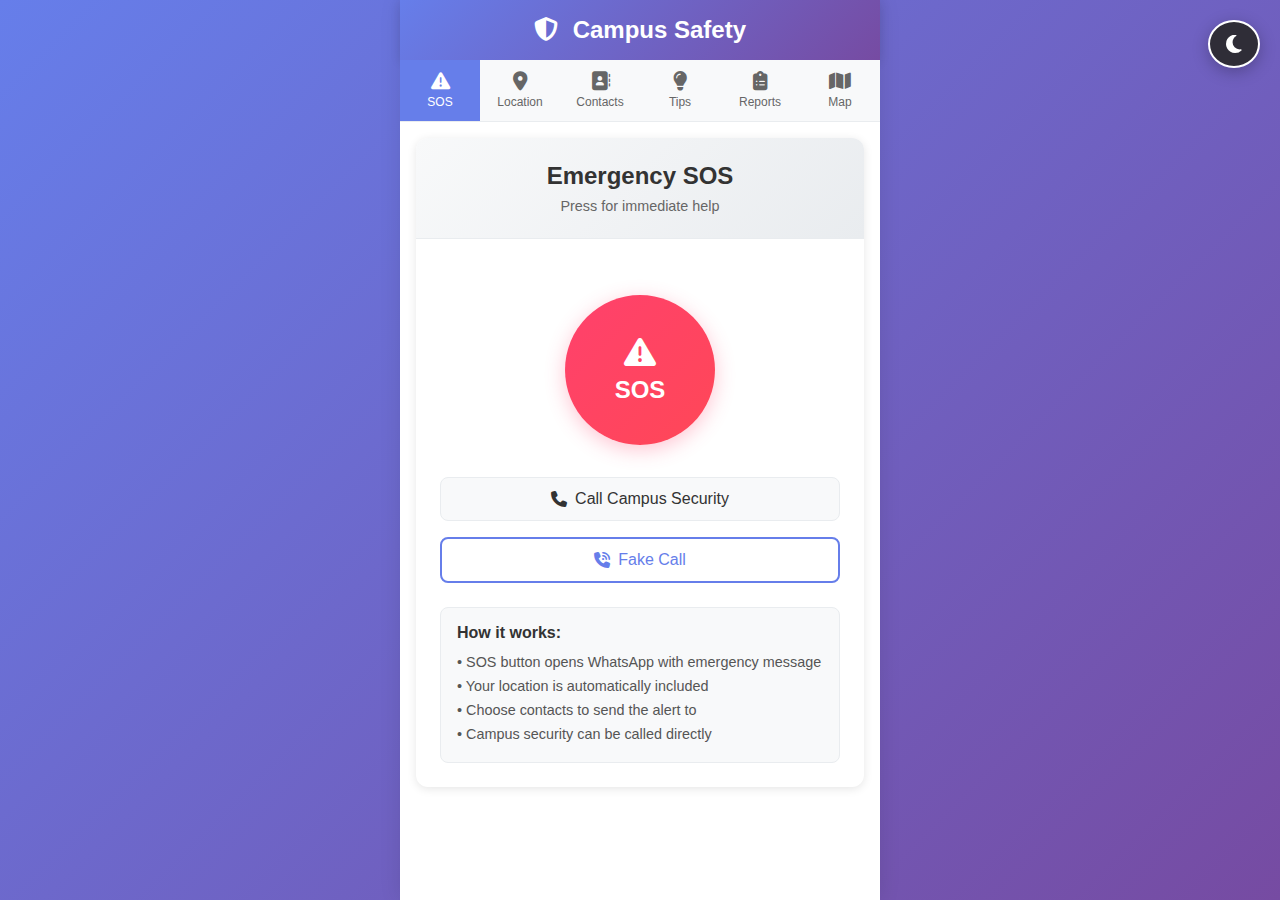
<file: index.html>
<!DOCTYPE html>
<html lang="en">
<head>
    <meta charset="UTF-8">
    <meta name="viewport" content="width=device-width, initial-scale=1.0">
    <title>Campus Safety</title>
 <meta name="description" content="Campus safety companion app for college students - SOS alerts, location sharing, safe routes, and emergency contacts">
    
    <link rel="stylesheet" href="https://cdnjs.cloudflare.com/ajax/libs/font-awesome/6.4.0/css/all.min.css">
    
    <link rel="stylesheet" href="style.css">
</head>
<body>
    <div class="app">
        <header class="header">
            <h1><i class="fas fa-shield-alt"></i> Campus Safety</h1>
        </header>

        <!-- Navigation -->
        <nav class="nav">
            <button class="nav-btn active" data-section="sos">
                <i class="fas fa-exclamation-triangle"></i>
                <span>SOS</span>
            </button>
            <button class="nav-btn" data-section="location">
                <i class="fas fa-map-marker-alt"></i>
                <span>Location</span>
            </button>
            <button class="nav-btn" data-section="contacts">
                <i class="fas fa-address-book"></i>
                <span>Contacts</span>
            </button>
            <button class="nav-btn" data-section="tips">
                <i class="fas fa-lightbulb"></i>
                <span>Tips</span>
            </button>
            <a class="nav-btn" href="reports.html" style="text-decoration:none;">
                <i class="fas fa-clipboard-list"></i>
                <span>Reports</span>
            </a>
            <button class="nav-btn" data-section="map">
                <i class="fas fa-map"></i>
                <span>Map</span>
            </button>
        </nav>

        <!-- Main Content -->
        <main class="main">
            <!-- SOS Section -->
            <section id="sos" class="section active">
                <div class="card">
                    <div class="card-header">
                        <h2>Emergency SOS</h2>
                        <p>Press for immediate help</p>
                    </div>
                    <div class="card-content">
                        <div class="sos-container">
                            <button id="sosButton" class="sos-button">
                                <i class="fas fa-exclamation-triangle"></i>
                                <span>SOS</span>
                            </button>
                        </div>
                        
                        <div id="emergencyAlert" class="emergency-alert hidden">
                            <div class="alert-content">
                                <i class="fas fa-check-circle"></i>
                                <p><strong>🚨 Emergency Alert Sent!</strong></p>
                                <p>WhatsApp message with your location has been prepared</p>
                            </div>
                        </div>

                        <button id="callSecurityBtn" class="action-button secondary">
                            <i class="fas fa-phone"></i>
                            Call Campus Security
                        </button>

                        <!-- New Fake Call Button -->
                        <button id="fakeCallBtn" class="action-button outline" style="margin-top:1rem;">
                            <i class="fas fa-phone-volume"></i>
                            Fake Call
                        </button>

                        <div class="instructions">
                            <p><strong>How it works:</strong></p>
                            <ul>
                                <li>• SOS button opens WhatsApp with emergency message</li>
                                <li>• Your location is automatically included</li>
                                <li>• Choose contacts to send the alert to</li>
                                <li>• Campus security can be called directly</li>
                            </ul>
                        </div>
                    </div>
                </div>
            </section>

            <!-- Location Section -->
            <section id="location" class="section">
                <div class="card">
                    <div class="card-header">
                        <h2>Location Sharing</h2>
                        <p>Share your location with trusted contacts</p>
                    </div>
                    <div class="card-content">
                        <button id="getLocationBtn" class="action-button primary">
                            <i class="fas fa-map-marker-alt"></i>
                            <span>Get Current Location</span>
                        </button>

                        <div id="locationDisplay" class="location-display hidden">
                            <div class="location-info">
                                <div class="location-status">
                                    <i class="fas fa-check-circle"></i>
                                    <span>Location Found</span>
                                </div>
                                <p class="coordinates">
                                    <small>Latitude: <span id="latitude"></span></small><br>
                                    <small>Longitude: <span id="longitude"></span></small>
                                </p>
                                <a id="mapsLink" href="#" target="_blank" class="maps-link">
                                    View on Google Maps →
                                </a>
                            </div>

                            <div class="action-buttons">
                                <button id="copyLocationBtn" class="action-button outline">
                                    <i class="fas fa-copy"></i>
                                    Copy Link
                                </button>
                                <button id="shareWhatsAppBtn" class="action-button success">
                                    <i class="fab fa-whatsapp"></i>
                                    WhatsApp
                                </button>
                            </div>
                        </div>

                        <div class="instructions">
                            <p><strong>How to use:</strong></p>
                            <ul>
                                <li>• Click "Get Location" to fetch your current position</li>
                                <li>• Copy the link to share manually</li>
                                <li>• Use WhatsApp to send location to contacts</li>
                                <li>• Location is accurate within a few meters</li>
                            </ul>
                            <div class="privacy-note">
                                <strong>Privacy:</strong> Your location is only shared when you choose to send it. No data is stored on our servers.
                            </div>
                        </div>
                    </div>
                </div>
            </section>

            <!-- Emergency Contacts Section -->
            <section id="contacts" class="section">
                <div class="card">
                    <div class="card-header">
                        <h2>Emergency Contacts</h2>
                        <p>Manage your trusted contacts</p>
                    </div>
                    <div class="card-content">
                        <div class="add-contact-form">
                            <h3>Add New Contact</h3>
                            <div class="input-group">
                                <input type="text" id="contactName" placeholder="Contact Name">
                                <input type="tel" id="contactPhone" placeholder="Phone Number">
                                <button id="addContactBtn" class="action-button primary">
                                    <i class="fas fa-plus"></i>
                                    Add Contact
                                </button>
                            </div>
                        </div>

                        <div class="contacts-list">
                            <h3>Your Contacts</h3>
                            <div id="contactsList" class="contacts-container">
                            </div>
                        </div>

                        <div class="instructions">
                            <p><strong>Quick Actions:</strong></p>
                            <ul>
                                <li>• Call contacts directly with one tap</li>
                                <li>• Send location via WhatsApp instantly</li>
                                <li>• Edit or remove contacts as needed</li>
                                <li>• Contacts are saved locally on your device</li>
                            </ul>
                        </div>
                    </div>
                </div>
            </section>

            <!-- Safety Tips Section -->
            <section id="tips" class="section">
                <div class="card">
                    <div class="card-header">
                        <h2>Campus Safety Tips</h2>
                        <p>Stay informed and stay safe</p>
                    </div>
                    <div class="card-content">
                        <div class="tips-container">
                            <div class="tip-category">
                                <h3><i class="fas fa-moon"></i> Night Safety</h3>
                                <ul>
                                    <li>Always walk in well-lit areas</li>
                                    <li>Stay on main pathways and avoid shortcuts</li>
                                    <li>Keep your phone charged and accessible</li>
                                    <li>Walk with confidence and be aware of surroundings</li>
                                    <li>Use campus shuttle services when available</li>
                                </ul>
                            </div>

                            <div class="tip-category">
                                <h3><i class="fas fa-users"></i> Group Safety</h3>
                                <ul>
                                    <li>Travel in groups whenever possible</li>
                                    <li>Use buddy system for late-night activities</li>
                                    <li>Share your location with trusted friends</li>
                                    <li>Establish check-in times with roommates</li>
                                    <li>Know campus escort services contact info</li>
                                </ul>
                            </div>

                            <div class="tip-category">
                                <h3><i class="fas fa-mobile-alt"></i> Technology Safety</h3>
                                <ul>
                                    <li>Keep emergency contacts easily accessible</li>
                                    <li>Download campus safety apps</li>
                                    <li>Enable location sharing with trusted contacts</li>
                                    <li>Keep your devices charged</li>
                                    <li>Know campus emergency numbers by heart</li>
                                </ul>
                            </div>

                            <div class="tip-category">
                                <h3><i class="fas fa-exclamation-triangle"></i> Emergency Preparedness</h3>
                                <ul>
                                    <li>Know locations of emergency call boxes</li>
                                    <li>Familiarize yourself with campus security procedures</li>
                                    <li>Keep important phone numbers saved</li>
                                    <li>Trust your instincts - if something feels wrong, seek help</li>
                                    <li>Report suspicious activities to campus security</li>
                                </ul>
                            </div>
                        </div>

                        <div class="emergency-numbers">
                            <h3><i class="fas fa-phone"></i> Important Numbers</h3>
                            <div class="numbers-grid">
                                <div class="number-item">
                                    <strong>Campus Security</strong>
                                    <a href="tel:1752394700">📞 175-2394700</a>
                                </div>
                                <div class="number-item">
                                    <strong>Emergency Services</strong>
                                    <a href="tel:100">📞 100</a>
                                </div>
                                <div class="number-item">
                                    <strong>Campus Health</strong>
                                    <a href="tel:1752394455">📞 175-2394455</a>
                                </div>
                                <div class="number-item">
                                    <strong>Student Support</strong>
                                    <a href="tel:18002024100">📞 1800 202 4100</a>
                                </div>
                            </div>
                        </div>
                    </div>
                </div>
            </section>

            <!-- Campus Map Section -->
            <section id="map" class="section">
                <div class="card">
                    <div class="card-header">
                        <h2>Campus Map</h2>
                        <p>Select two locations to see the path</p>
                    </div>
                    <div class="card-content">
                        <div style="overflow:auto;">
                            <canvas id="campusMapCanvas" width="750" height="401" style="max-width:100%;border:1px solid #ccc;background:#e9ecef;"></canvas>
                        </div>
                        <div style="margin-top:1rem;">
                            <button id="resetMapBtn" class="action-button secondary" type="button">
                                <i class="fas fa-undo"></i> Reset Selection
                            </button>
                        </div>
                        <div class="instructions">
                            <p><strong>How to use:</strong></p>
                            <ul>
                                <li>Click on the map to select your <b>start</b> and <b>end</b> points.</li>
                                <li>The shortest path will be shown as a red line.</li>
                                <li>Click "Reset Selection" to choose new points.</li>
                            </ul>
                        </div>
                    </div>
                </div>
            </section>
        </main>

        <!-- Toast Notifications -->
        <div id="toast" class="toast hidden">
            <div class="toast-content">
                <i class="toast-icon"></i>
                <span class="toast-message"></span>
            </div>
        </div>
        <!-- Move dark mode toggle here -->
        <button id="darkModeToggle" class="action-button outline" title="Toggle dark mode" type="button">
            <i class="fas fa-moon"></i>
        </button>

        <!-- Map Zoom Modal -->
        <div id="mapZoomModal" class="map-zoom-modal hidden">
            <div class="map-zoom-content">
                <button id="closeMapZoom" class="close-map-zoom">&times;</button>
                <img src="campus-map.png" alt="Campus Map Zoomed" id="zoomedMapImg">
            </div>
        </div>

        <audio id="fakeCallAudio" src="ringtone.mp3" preload="auto"></audio>
    </div>

    <script src="script.js"></script>
    <script src="darkmode.js"></script>
</body>
</html>
</file>
<file: style.css>
/* CSS Reset and Base Styles */
* {
    margin: 0;
    padding: 0;
    box-sizing: border-box;
}

body {
    font-family: -apple-system, BlinkMacSystemFont, 'Segoe UI', Roboto, Oxygen, Ubuntu, Cantarell, sans-serif;
    background: linear-gradient(135deg, #667eea 0%, #764ba2 100%);
    min-height: 100vh;
    color: #333;
}

/* App Container */
.app {
    max-width: 480px;
    margin: 0 auto;
    background: #fff;
    min-height: 100vh;
    box-shadow: 0 0 20px rgba(0,0,0,0.1);
}

/* Header */
.header {
    background: linear-gradient(135deg, #667eea 0%, #764ba2 100%);
    color: white;
    padding: 1rem;
    text-align: center;
    box-shadow: 0 2px 10px rgba(0,0,0,0.1);
}

.header h1 {
    font-size: 1.5rem;
    font-weight: 600;
}

.header i {
    margin-right: 0.5rem;
}

/* Navigation */
.nav {
    display: flex;
    background: #f8f9fa;
    border-bottom: 1px solid #e9ecef;
    overflow-x: auto;
}

.nav-btn {
    flex: 1;
    min-width: 80px;
    padding: 0.75rem 0.5rem;
    background: none;
    border: none;
    cursor: pointer;
    display: flex;
    flex-direction: column;
    align-items: center;
    gap: 0.25rem;
    transition: all 0.2s ease;
    color: #666;
}

.nav-btn:hover {
    background: #e9ecef;
    color: #333;
}

.nav-btn.active {
    background: #667eea;
    color: white;
}

.nav-btn i {
    font-size: 1.2rem;
}

.nav-btn span {
    font-size: 0.75rem;
    font-weight: 500;
}

/* Main Content */
.main {
    padding: 1rem;
}

/* Sections */
.section {
    display: none;
}

.section.active {
    display: block;
    animation: fadeIn 0.3s ease;
}

@keyframes fadeIn {
    from { opacity: 0; transform: translateY(10px); }
    to { opacity: 1; transform: translateY(0); }
}

/* Cards */
.card {
    background: white;
    border-radius: 12px;
    box-shadow: 0 2px 10px rgba(0,0,0,0.1);
    overflow: hidden;
}

.card-header {
    padding: 1.5rem;
    text-align: center;
    background: linear-gradient(135deg, #f8f9fa 0%, #e9ecef 100%);
    border-bottom: 1px solid #e9ecef;
}

.card-header h2 {
    font-size: 1.5rem;
    margin-bottom: 0.5rem;
    color: #333;
}

.card-header p {
    color: #666;
    font-size: 0.9rem;
}

.card-content {
    padding: 1.5rem;
}

/* Buttons */
.action-button {
    padding: 0.75rem 1.5rem;
    border: none;
    border-radius: 8px;
    font-size: 1rem;
    font-weight: 500;
    cursor: pointer;
    transition: all 0.2s ease;
    display: flex;
    align-items: center;
    justify-content: center;
    gap: 0.5rem;
    text-decoration: none;
    width: 100%;
    margin-bottom: 1rem;
}

.action-button.primary {
    background: #667eea;
    color: white;
}

.action-button.primary:hover {
    background: #5a67d8;
    transform: translateY(-1px);
}

.action-button.secondary {
    background: #f8f9fa;
    color: #333;
    border: 1px solid #e9ecef;
}

.action-button.secondary:hover {
    background: #e9ecef;
}

.action-button.success {
    background: #28a745;
    color: white;
}

.action-button.success:hover {
    background: #218838;
}

.action-button.outline {
    background: transparent;
    color: #667eea;
    border: 2px solid #667eea;
}

.action-button.outline:hover {
    background: #667eea;
    color: white;
}

.action-button:disabled {
    opacity: 0.6;
    cursor: not-allowed;
    transform: none !important;
}

/* SOS Button */
.sos-container {
    display: flex;
    justify-content: center;
    margin: 2rem 0;
}

.sos-button {
    width: 150px;
    height: 150px;
    border-radius: 50%;
    background: linear-gradient(135deg, #ff416c 0%, #ff4757 100%);
    color: white;
    border: none;
    font-size: 1.5rem;
    font-weight: bold;
    cursor: pointer;
    transition: all 0.3s ease;
    display: flex;
    flex-direction: column;
    align-items: center;
    justify-content: center;
    gap: 0.5rem;
    box-shadow: 0 5px 20px rgba(255, 65, 108, 0.3);
}

.sos-button:hover {
    transform: scale(1.05);
    box-shadow: 0 8px 25px rgba(255, 65, 108, 0.4);
}

.sos-button:active {
    transform: scale(0.95);
}

.sos-button.active {
    animation: pulse 1s infinite;
}

@keyframes pulse {
    0% { transform: scale(1); }
    50% { transform: scale(1.1); }
    100% { transform: scale(1); }
}

.sos-button i {
    font-size: 2rem;
}

/* Emergency Alert */
.emergency-alert {
    margin: 1rem 0;
    padding: 1rem;
    background: #ffe6e6;
    border: 1px solid #ffcccc;
    border-radius: 8px;
    animation: slideIn 0.3s ease;
}

.alert-content {
    text-align: center;
}

.alert-content i {
    color: #28a745;
    font-size: 1.2rem;
    margin-right: 0.5rem;
}

@keyframes slideIn {
    from { opacity: 0; transform: translateY(-10px); }
    to { opacity: 1; transform: translateY(0); }
}

/* Location Display */
.location-display {
    margin: 1rem 0;
    animation: fadeIn 0.3s ease;
}

.location-info {
    background: #f8f9fa;
    padding: 1rem;
    border-radius: 8px;
    margin-bottom: 1rem;
    border: 1px solid #e9ecef;
}

.location-status {
    display: flex;
    align-items: center;
    gap: 0.5rem;
    margin-bottom: 0.5rem;
    font-weight: 500;
}

.location-status i {
    color: #28a745;
}

.coordinates {
    color: #666;
    font-size: 0.9rem;
    margin-bottom: 0.5rem;
}

.maps-link {
    color: #667eea;
    text-decoration: none;
    font-size: 0.9rem;
}

.maps-link:hover {
    text-decoration: underline;
}

.action-buttons {
    display: grid;
    grid-template-columns: 1fr 1fr;
    gap: 0.5rem;
}

.action-buttons .action-button {
    margin-bottom: 0;
}

/* Route Section */
.route-inputs {
    margin-bottom: 1.5rem;
}

.input-group {
    margin-bottom: 1rem;
}

.input-group label {
    display: block;
    margin-bottom: 0.5rem;
    font-weight: 500;
    color: #333;
}

.input-group input {
    width: 100%;
    padding: 0.75rem;
    border: 1px solid #e9ecef;
    border-radius: 8px;
    font-size: 1rem;
}

.input-group input:focus {
    outline: none;
    border-color: #667eea;
    box-shadow: 0 0 0 3px rgba(102, 126, 234, 0.1);
}

.map-container {
    width: 100%;
    height: 300px;
    border-radius: 8px;
    overflow: hidden;
    margin-bottom: 1rem;
    box-shadow: 0 2px 10px rgba(0,0,0,0.1);
}

.map-container iframe {
    width: 100%;
    height: 100%;
    border: none;
}

/* Contacts Section */
.add-contact-form {
    margin-bottom: 2rem;
    padding: 1rem;
    background: #f8f9fa;
    border-radius: 8px;
    border: 1px solid #e9ecef;
}

.add-contact-form h3 {
    margin-bottom: 1rem;
    color: #333;
}

.add-contact-form .input-group {
    display: grid;
    grid-template-columns: 1fr 1fr auto;
    gap: 0.5rem;
    align-items: end;
}

.contacts-list h3 {
    margin-bottom: 1rem;
    color: #333;
}

.contacts-container {
    min-height: 100px;
}

.contact-item {
    display: flex;
    align-items: center;
    justify-content: space-between;
    padding: 1rem;
    background: #f8f9fa;
    border: 1px solid #e9ecef;
    border-radius: 8px;
    margin-bottom: 0.5rem;
}

.contact-info h4 {
    margin-bottom: 0.25rem;
    color: #333;
}

.contact-info p {
    color: #666;
    font-size: 0.9rem;
}

.contact-actions {
    display: flex;
    gap: 0.5rem;
}

.contact-actions button {
    padding: 0.5rem;
    border: none;
    border-radius: 6px;
    cursor: pointer;
    font-size: 0.9rem;
    transition: all 0.2s ease;
}

.contact-actions .call-btn {
    background: #667eea;
    color: white;
}

.contact-actions .whatsapp-btn {
    background: #28a745;
    color: white;
}

.contact-actions .delete-btn {
    background: #dc3545;
    color: white;
}

.contact-actions button:hover {
    transform: translateY(-1px);
    opacity: 0.9;
}

/* Tips Section */
.tips-container {
    margin-bottom: 2rem;
}

.tip-category {
    margin-bottom: 2rem;
    padding: 1rem;
    background: #f8f9fa;
    border-radius: 8px;
    border-left: 4px solid #667eea;
}

.tip-category h3 {
    margin-bottom: 1rem;
    color: #333;
    display: flex;
    align-items: center;
    gap: 0.5rem;
}

.tip-category i {
    color: #667eea;
}

.tip-category ul {
    list-style: none;
}

.tip-category li {
    padding: 0.5rem 0;
    border-bottom: 1px solid #e9ecef;
    color: #555;
}

.tip-category li:last-child {
    border-bottom: none;
}

.emergency-numbers {
    padding: 1rem;
    background: #ffe6e6;
    border-radius: 8px;
    border: 1px solid #ffcccc;
}

.emergency-numbers h3 {
    margin-bottom: 1rem;
    color: #333;
    display: flex;
    align-items: center;
    gap: 0.5rem;
}

.numbers-grid {
    display: grid;
    grid-template-columns: repeat(auto-fit, minmax(200px, 1fr));
    gap: 1rem;
}

.number-item {
    text-align: center;
    padding: 0.75rem;
    background: white;
    border-radius: 6px;
    border: 1px solid #e9ecef;
}

.number-item strong {
    display: block;
    margin-bottom: 0.5rem;
    color: #333;
}

.number-item a {
    color: #667eea;
    text-decoration: none;
    font-weight: 500;
}

.number-item a:hover {
    text-decoration: underline;
}

/* Instructions */
.instructions {
    margin-top: 1.5rem;
    padding: 1rem;
    background: #f8f9fa;
    border-radius: 8px;
    border: 1px solid #e9ecef;
}

.instructions p {
    margin-bottom: 0.5rem;
    font-weight: 500;
    color: #333;
}

.instructions ul {
    list-style: none;
}

.instructions li {
    padding: 0.25rem 0;
    color: #555;
    font-size: 0.9rem;
}

.privacy-note {
    margin-top: 1rem;
    padding: 0.75rem;
    background: #e9ecef;
    border-radius: 6px;
    font-size: 0.8rem;
    color: #555;
}

/* Toast Notifications */
.toast {
    position: fixed;
    top: 20px;
    left: 50%;
    transform: translateX(-50%);
    background: #333;
    color: white;
    padding: 1rem 1.5rem;
    border-radius: 8px;
    box-shadow: 0 5px 20px rgba(0,0,0,0.3);
    z-index: 1000;
    animation: toastSlideIn 0.3s ease;
}

.toast.success {
    background: #28a745;
}

.toast.error {
    background: #dc3545;
}

.toast-content {
    display: flex;
    align-items: center;
    gap: 0.5rem;
}

@keyframes toastSlideIn {
    from { opacity: 0; transform: translateX(-50%) translateY(-10px); }
    to { opacity: 1; transform: translateX(-50%) translateY(0); }
}

/* --- Dark Mode Styles --- */
body.dark-mode {
    background: linear-gradient(135deg, #232526 0%, #414345 100%);
    color: #eee;
}
body.dark-mode .app {
    background: #18191a;
    color: #eee;
}
body.dark-mode .header,
body.dark-mode .header h1 {
    background: linear-gradient(135deg, #232526 0%, #414345 100%);
    color: #fff;
}
body.dark-mode .nav {
    background: #232526;
    border-bottom: 1px solid #333;
}
body.dark-mode .nav-btn {
    color: #bbb;
}
body.dark-mode .nav-btn.active {
    background: #444;
    color: #fff;
}
body.dark-mode .card {
    background: #232526;
    color: #eee;
    box-shadow: 0 2px 10px rgba(0,0,0,0.5);
}
body.dark-mode .card-header {
    background: #232526;
    border-bottom: 1px solid #333;
}
body.dark-mode .action-button.primary {
    background: #444;
    color: #fff;
}
body.dark-mode .action-button.secondary {
    background: #232526;
    color: #eee;
    border: 1px solid #333;
}
body.dark-mode .action-button.outline {
    background: transparent;
    color: #bbb;
    border: 2px solid #444;
}
body.dark-mode .action-button.success {
    background: #218838;
}
body.dark-mode .sos-button {
    background: linear-gradient(135deg, #ff416c 0%, #b31217 100%);
    color: #fff;
}
body.dark-mode .emergency-alert {
    background: #3a2323;
    border: 1px solid #b31217;
}
body.dark-mode .location-info,
body.dark-mode .add-contact-form,
body.dark-mode .tip-category,
body.dark-mode .instructions,
body.dark-mode .contacts-list,
body.dark-mode .number-item {
    background: #232526;
    color: #eee;
    border-color: #333;
}
body.dark-mode .contact-item {
    background: #232526;
    border: 1px solid #333;
}
body.dark-mode .toast {
    background: #222;
    color: #fff;
}
body.dark-mode .toast.success {
    background: #218838;
}
body.dark-mode .toast.error {
    background: #b31217;
}
body.dark-mode .privacy-note {
    background: #232526;
    color: #bbb;
}
body.dark-mode .maps-link,
body.dark-mode .number-item a {
    color: #8faaff;
}

/* --- Dark Mode Toggle Button Styles --- */
#darkModeToggle {
    position: fixed;
    top: 20px;
    right: 20px;
    z-index: 2000;
    background: rgba(40, 40, 40, 0.9);
    color: #fff;
    border: 2px solid #fff;
    border-radius: 50%;
    width: 48px;
    height: 48px;
    display: flex;
    align-items: center;
    justify-content: center;
    box-shadow: 0 4px 16px rgba(0,0,0,0.25);
    font-size: 1.3rem;
    transition: background 0.2s, color 0.2s, border 0.2s;
}

#darkModeToggle:hover {
    background: #fff;
    color: #232526;
    border: 2px solid #232526;
}

/* Utility Classes */
.hidden {
    display: none !important;
}

.loading {
    pointer-events: none;
    opacity: 0.7;
}

/* Map Zoom Modal */
.map-zoom-modal {
    position: fixed;
    top: 0; left: 0; right: 0; bottom: 0;
    background: rgba(0,0,0,0.7);
    display: flex;
    align-items: center;
    justify-content: center;
    z-index: 3000;
}
.map-zoom-modal.hidden {
    display: none;
}
.map-zoom-content {
    position: relative;
    background: #222;
    padding: 1rem;
    border-radius: 12px;
    box-shadow: 0 8px 32px rgba(0,0,0,0.4);
    max-width: 95vw;
    max-height: 90vh;
    display: flex;
    flex-direction: column;
    align-items: center;
}
.map-zoom-content img {
    max-width: 90vw;
    max-height: 80vh;
    border-radius: 8px;
    box-shadow: 0 2px 16px rgba(0,0,0,0.3);
}
.close-map-zoom {
    position: absolute;
    top: 10px; right: 10px;
    background: #fff;
    color: #222;
    border: none;
    border-radius: 50%;
    width: 32px; height: 32px;
    font-size: 1.5rem;
    cursor: pointer;
    box-shadow: 0 2px 8px rgba(0,0,0,0.2);
    z-index: 10;
}
.close-map-zoom:hover {
    background: #ff416c;
    color: #fff;
}
</file>
